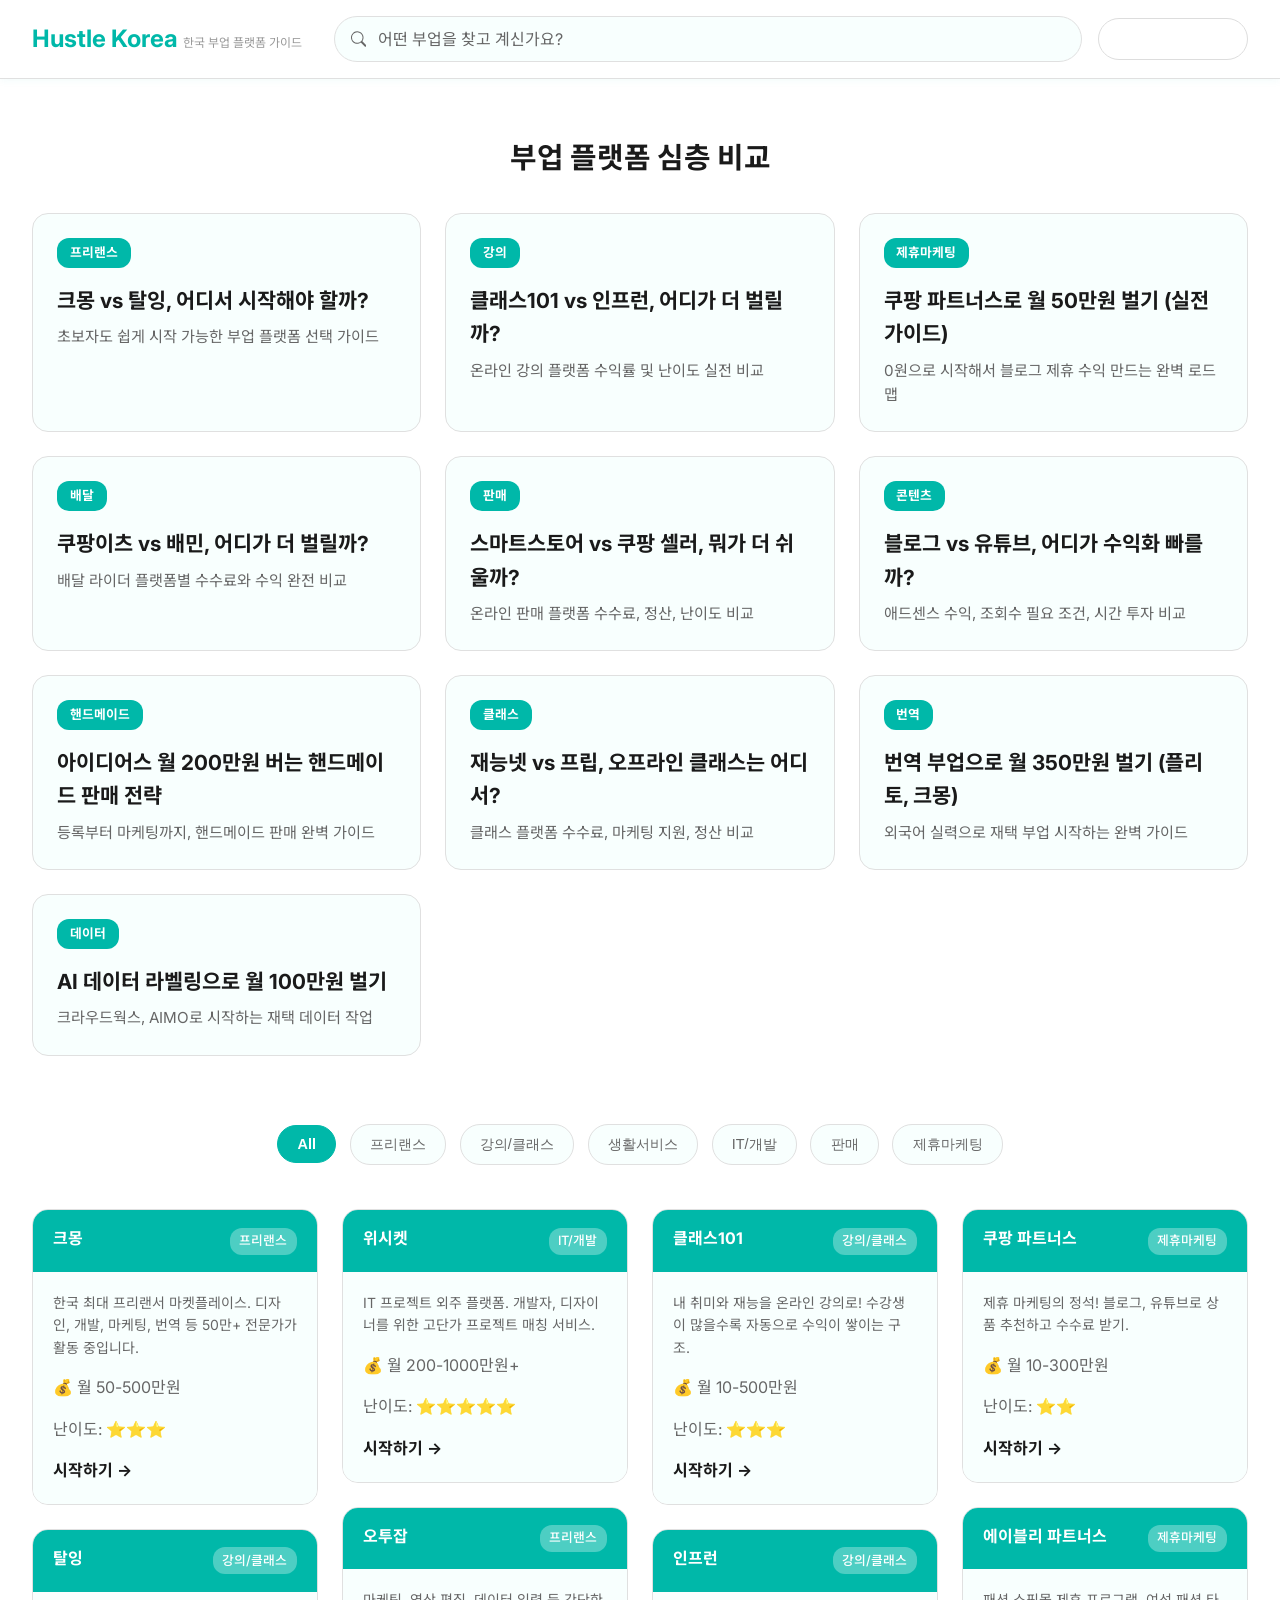
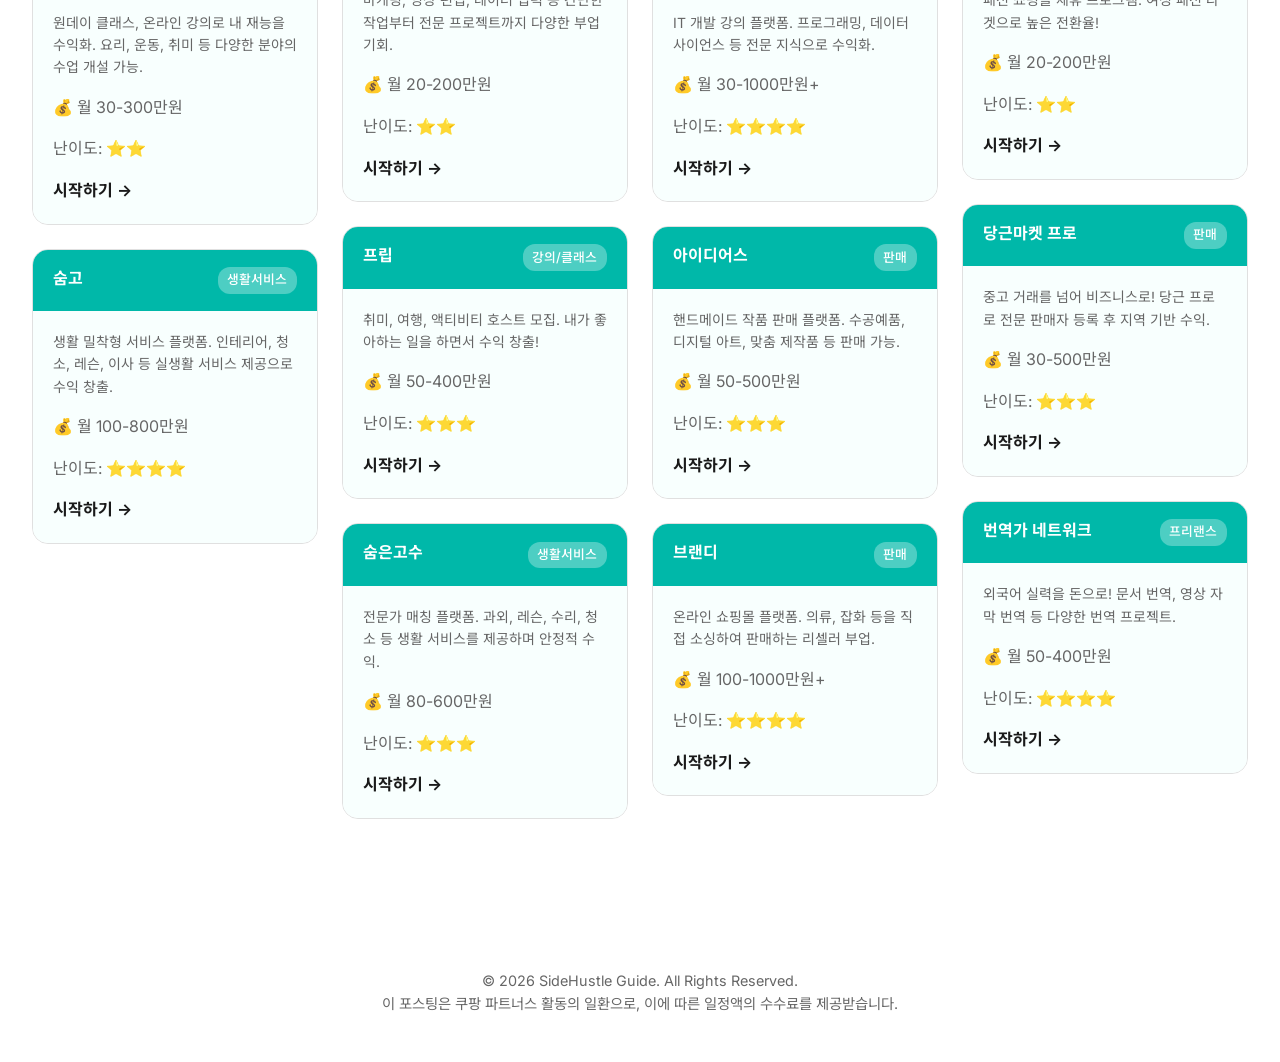
<file: index.html>
<!DOCTYPE html>
<html lang="ko">
<head>
    <meta charset="UTF-8">
    <meta name="viewport" content="width=device-width, initial-scale=1.0, maximum-scale=5.0, user-scalable=yes">
    <meta name="mobile-web-app-capable" content="yes">
    <meta name="apple-mobile-web-app-capable" content="yes">
    <meta name="apple-mobile-web-app-status-bar-style" content="default">
    <meta name="format-detection" content="telephone=no">
    <title>Hustle Korea | 한국 부업 플랫폼 가이드</title>
    <meta name="description" content="크몽, 탈잉, 숨고 등 한국 최고의 부업 플랫폼 비교. 프리랜서, 강의, 제휴마케팅으로 월 100만원+ 수익 창출하세요!">
    <meta name="keywords" content="hustle korea, 부업, 부업 추천, 크몽, 탈잉, 숨고, 투잡, 프리랜서, 재택 부업, N잡러, 사이드허슬">
    <meta name="author" content="Hustle Korea">
    <meta name="robots" content="index, follow">
    <link rel="icon" href="https://storage.googleapis.com/gemini-prod/images/sidehustle_favicon.png">
    <link rel="alternate" hreflang="ko" href="https://jucocoro.github.io/korean-sidehustle-platforms/" />
    <link rel="alternate" hreflang="en" href="https://jucocoro.github.io/korean-sidehustle-platforms/" />
    <link rel="alternate" hreflang="x-default" href="https://jucocoro.github.io/korean-sidehustle-platforms/" />
    
    <link rel="preconnect" href="https://fonts.googleapis.com">
    <link rel="preconnect" href="https://fonts.gstatic.com" crossorigin>
    <link href="https://fonts.googleapis.com/css2?family=Inter:wght@400;500;700&family=Noto+Sans+KR:wght@400;500;700&display=swap" rel="stylesheet">

    <link rel="stylesheet" href="css/style.css">
    <link rel="canonical" href="https://jucocoro.github.io/korean-sidehustle-platforms/">
    
    <script type="text/javascript">
    function googleTranslateElementInit() {
        new google.translate.TranslateElement({
            pageLanguage: 'ko',
            includedLanguages: 'ko,en,ja,zh-CN,zh-TW,es,fr,de,ru,pt,vi,th,id',
            layout: google.translate.TranslateElement.InlineLayout.SIMPLE,
            autoDisplay: false
        }, 'google_translate_element');
    }
    </script>
    <script type="text/javascript" src="https://translate.google.com/translate_a/element.js?cb=googleTranslateElementInit"></script>
    
    <!-- Open Graph / Facebook -->
    <meta property="og:type" content="website">
    <meta property="og:url" content="https://jucocoro.github.io/korean-sidehustle-platforms/">
    <meta property="og:title" content="Hustle Korea | 한국 부업 플랫폼 가이드">
    <meta property="og:description" content="크몽, 탈잉, 숨고 등 한국 최고의 부업 플랫폼 비교. 프리랜서, 강의, 제휴마케팅으로 월 100만원+ 수익 창출하세요!">
    <meta property="og:image" content="https://storage.googleapis.com/gemini-prod/images/sidehustle_favicon.png">

    <!-- Twitter -->
    <meta property="twitter:card" content="summary_large_image">
    <meta property="twitter:url" content="https://jucocoro.github.io/korean-sidehustle-platforms/">
    <meta property="twitter:title" content="Hustle Korea | 한국 부업 플랫폼 가이드">
    <meta property="twitter:description" content="크몽, 탈잉, 숨고 등 한국 최고의 부업 플랫폼 비교. 프리랜서, 강의, 제휴마케팅으로 월 100만원+ 수익 창출하세요!">
    <meta property="twitter:image" content="https://storage.googleapis.com/gemini-prod/images/sidehustle_favicon.png">
</head>
<body>
    <header class="site-header">
        <div class="header-container">
            <div class="logo">Hustle Korea <span style="font-size: 0.5em; color: #999; font-weight: 400;">한국 부업 플랫폼 가이드</span></div>
            <div class="search-bar">
                <svg xmlns="http://www.w3.org/2000/svg" width="16" height="16" fill="currentColor" class="bi bi-search" viewBox="0 0 16 16"><path d="M11.742 10.344a6.5 6.5 0 1 0-1.397 1.398h-.001c.03.04.062.078.098.115l3.85 3.85a1 1 0 0 0 1.415-1.414l-3.85-3.85a1.007 1.007 0 0 0-.115-.1zM12 6.5a5.5 5.5 0 1 1-11 0 5.5 5.5 0 0 1 11 0z"/></svg>
                <input type="text" id="searchInput" placeholder="어떤 부업을 찾고 계신가요?">
            </div>
            <div id="google_translate_element"></div>
        </div>
    </header>

    <main>
        <section class="featured-reports">
            <h2 class="section-title">부업 플랫폼 심층 비교</h2>
            <div class="report-cards-container">
                <a href="comparison-kmong-taling.html" class="report-card">
                    <div class="report-card-content">
                        <span class="report-tag">프리랜스</span>
                        <h3>크몽 vs 탈잉, 어디서 시작해야 할까?</h3>
                        <p>초보자도 쉽게 시작 가능한 부업 플랫폼 선택 가이드</p>
                    </div>
                </a>
                <a href="comparison-class-platforms.html" class="report-card">
                    <div class="report-card-content">
                        <span class="report-tag">강의</span>
                        <h3>클래스101 vs 인프런, 어디가 더 벌릴까?</h3>
                        <p>온라인 강의 플랫폼 수익률 및 난이도 실전 비교</p>
                    </div>
                </a>
                <a href="guide-affiliate-marketing.html" class="report-card">
                    <div class="report-card-content">
                        <span class="report-tag">제휴마케팅</span>
                        <h3>쿠팡 파트너스로 월 50만원 벌기 (실전 가이드)</h3>
                        <p>0원으로 시작해서 블로그 제휴 수익 만드는 완벽 로드맵</p>
                    </div>
                </a>
                <a href="comparison-delivery-rider.html" class="report-card">
                    <div class="report-card-content">
                        <span class="report-tag">배달</span>
                        <h3>쿠팡이츠 vs 배민, 어디가 더 벌릴까?</h3>
                        <p>배달 라이더 플랫폼별 수수료와 수익 완전 비교</p>
                    </div>
                </a>
                <a href="comparison-smartstore-coupang.html" class="report-card">
                    <div class="report-card-content">
                        <span class="report-tag">판매</span>
                        <h3>스마트스토어 vs 쿠팡 셀러, 뭐가 더 쉬울까?</h3>
                        <p>온라인 판매 플랫폼 수수료, 정산, 난이도 비교</p>
                    </div>
                </a>
                <a href="comparison-blog-youtube.html" class="report-card">
                    <div class="report-card-content">
                        <span class="report-tag">콘텐츠</span>
                        <h3>블로그 vs 유튜브, 어디가 수익화 빠를까?</h3>
                        <p>애드센스 수익, 조회수 필요 조건, 시간 투자 비교</p>
                    </div>
                </a>
                <a href="guide-idus-handmade.html" class="report-card">
                    <div class="report-card-content">
                        <span class="report-tag">핸드메이드</span>
                        <h3>아이디어스 월 200만원 버는 핸드메이드 판매 전략</h3>
                        <p>등록부터 마케팅까지, 핸드메이드 판매 완벽 가이드</p>
                    </div>
                </a>
                <a href="comparison-jaenung-frip.html" class="report-card">
                    <div class="report-card-content">
                        <span class="report-tag">클래스</span>
                        <h3>재능넷 vs 프립, 오프라인 클래스는 어디서?</h3>
                        <p>클래스 플랫폼 수수료, 마케팅 지원, 정산 비교</p>
                    </div>
                </a>
                <a href="guide-translation-job.html" class="report-card">
                    <div class="report-card-content">
                        <span class="report-tag">번역</span>
                        <h3>번역 부업으로 월 350만원 벌기 (플리토, 크몽)</h3>
                        <p>외국어 실력으로 재택 부업 시작하는 완벽 가이드</p>
                    </div>
                </a>
                <a href="guide-data-labeling.html" class="report-card">
                    <div class="report-card-content">
                        <span class="report-tag">데이터</span>
                        <h3>AI 데이터 라벨링으로 월 100만원 벌기</h3>
                        <p>크라우드웍스, AIMO로 시작하는 재택 데이터 작업</p>
                    </div>
                </a>
            </div>
        </section>

        <div class="filter-container">
            <button class="filter-btn active" data-category="all">All</button>
            <button class="filter-btn" data-category="freelance">프리랜스</button>
            <button class="filter-btn" data-category="teaching">강의/클래스</button>
            <button class="filter-btn" data-category="service">생활서비스</button>
            <button class="filter-btn" data-category="dev">IT/개발</button>
            <button class="filter-btn" data-category="selling">판매</button>
            <button class="filter-btn" data-category="affiliate">제휴마케팅</button>
        </div>
        <div id="platform-grid" class="masonry-grid">
            <!-- 플랫폼 카드가 여기에 동적으로 추가됩니다. -->
        </div>
    </main>

    <footer class="site-footer-bottom">
        <p>&copy; 2026 SideHustle Guide. All Rights Reserved.<br>이 포스팅은 쿠팡 파트너스 활동의 일환으로, 이에 따른 일정액의 수수료를 제공받습니다.</p>
    </footer>

    <script src="js/data.js"></script>
    <script src="js/main.js"></script>
</body>
</html>
</file>
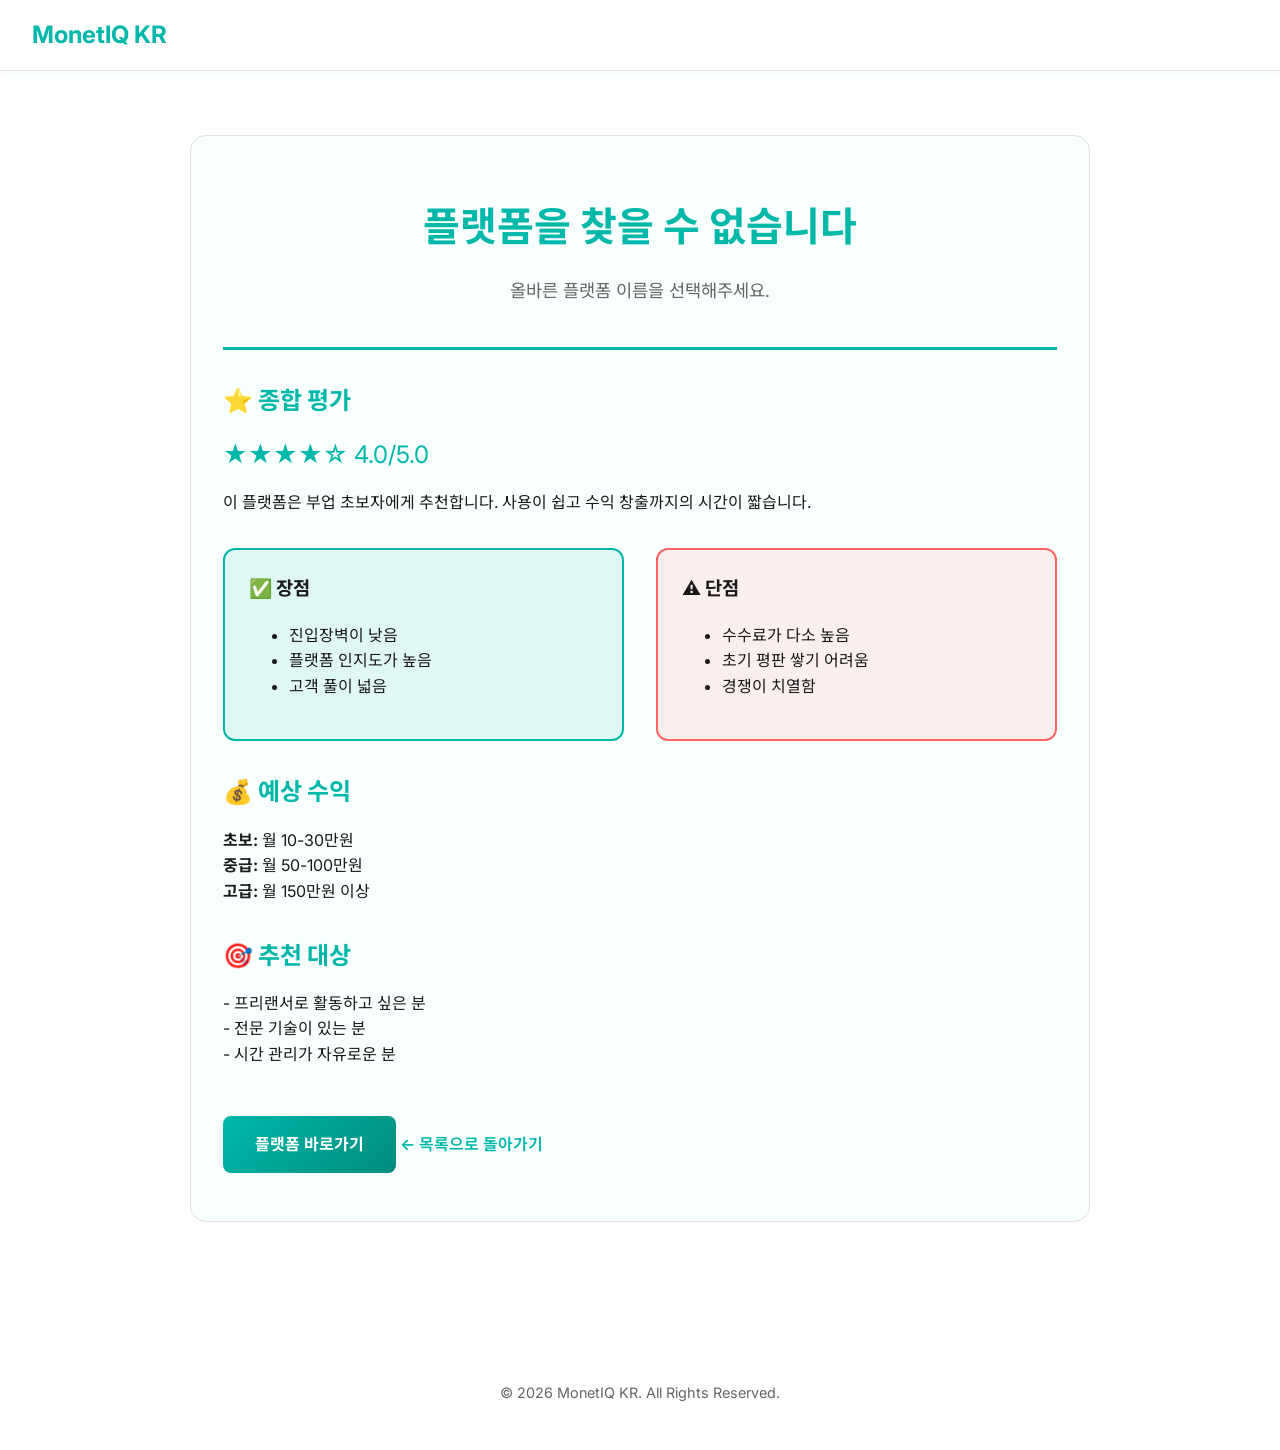
<file: review.html>
<!DOCTYPE html>
<html lang="ko">
<head>
    <meta charset="UTF-8">
    <meta name="viewport" content="width=device-width, initial-scale=1.0">
    <title>플랫폼 리뷰 | MonetIQ KR</title>
    <link rel="stylesheet" href="css/style.css">
    <style>
        .review-container {
            max-width: 900px;
            margin: 2rem auto;
            padding: 2rem;
            background: var(--card-bg-color);
            border-radius: 16px;
            border: 1px solid var(--border-color);
        }
        .platform-header {
            text-align: center;
            margin-bottom: 2rem;
            padding-bottom: 1.5rem;
            border-bottom: 3px solid var(--accent-color);
        }
        .platform-name {
            font-size: 2.5rem;
            font-weight: 700;
            color: var(--accent-color);
            margin-bottom: 0.5rem;
        }
        .platform-description {
            font-size: 1.1rem;
            color: var(--text-color-secondary);
        }
        .review-section {
            margin: 2rem 0;
        }
        .review-section h2 {
            color: var(--accent-color);
            margin-bottom: 1rem;
        }
        .rating-stars {
            color: var(--accent-color);
            font-size: 1.5rem;
            margin: 1rem 0;
        }
        .pros-cons {
            display: grid;
            grid-template-columns: 1fr 1fr;
            gap: 2rem;
            margin: 2rem 0;
        }
        .pros, .cons {
            padding: 1.5rem;
            border-radius: 12px;
        }
        .pros {
            background: rgba(0, 184, 169, 0.1);
            border: 2px solid var(--accent-color);
        }
        .cons {
            background: rgba(255, 100, 100, 0.1);
            border: 2px solid #ff6464;
        }
        .pros h3, .cons h3 {
            margin-top: 0;
        }
        .cta-button {
            display: inline-block;
            background: linear-gradient(135deg, var(--accent-color), var(--accent-hover));
            color: #ffffff;
            padding: 1rem 2rem;
            border-radius: 8px;
            text-decoration: none;
            font-weight: 700;
            margin: 1rem 0;
        }
        .back-link {
            display: inline-block;
            margin-top: 2rem;
            color: var(--accent-color);
            text-decoration: none;
            font-weight: 600;
        }
    </style>
</head>
<body>
    <header class="site-header">
        <div class="header-container">
            <div class="logo">MonetIQ KR</div>
        </div>
    </header>

    <main>
        <div class="review-container">
            <div class="platform-header">
                <h1 class="platform-name" id="platformName">플랫폼 리뷰</h1>
                <p class="platform-description" id="platformDesc">플랫폼에 대한 상세 리뷰입니다.</p>
            </div>

            <div class="review-section">
                <h2>⭐ 종합 평가</h2>
                <div class="rating-stars">★★★★☆ 4.0/5.0</div>
                <p id="overallReview">이 플랫폼은 부업 초보자에게 추천합니다. 사용이 쉽고 수익 창출까지의 시간이 짧습니다.</p>
            </div>

            <div class="pros-cons">
                <div class="pros">
                    <h3>✅ 장점</h3>
                    <ul id="prosList">
                        <li>진입장벽이 낮음</li>
                        <li>플랫폼 인지도가 높음</li>
                        <li>고객 풀이 넓음</li>
                    </ul>
                </div>
                <div class="cons">
                    <h3>⚠️ 단점</h3>
                    <ul id="consList">
                        <li>수수료가 다소 높음</li>
                        <li>초기 평판 쌓기 어려움</li>
                        <li>경쟁이 치열함</li>
                    </ul>
                </div>
            </div>

            <div class="review-section">
                <h2>💰 예상 수익</h2>
                <p id="earningsInfo">
                    <strong>초보:</strong> 월 10-30만원<br>
                    <strong>중급:</strong> 월 50-100만원<br>
                    <strong>고급:</strong> 월 150만원 이상
                </p>
            </div>

            <div class="review-section">
                <h2>🎯 추천 대상</h2>
                <p id="targetAudience">
                    - 프리랜서로 활동하고 싶은 분<br>
                    - 전문 기술이 있는 분<br>
                    - 시간 관리가 자유로운 분
                </p>
            </div>

            <a href="#" class="cta-button" id="platformLink">플랫폼 바로가기</a>

            <a href="index.html" class="back-link">← 목록으로 돌아가기</a>
        </div>
    </main>

    <footer class="site-footer-bottom">
        <p>&copy; 2026 MonetIQ KR. All Rights Reserved.</p>
    </footer>

    <script>
        // URL에서 platform 파라미터 가져오기
        const urlParams = new URLSearchParams(window.location.search);
        const platform = urlParams.get('platform');

        // 플랫폼 데이터
        const platformData = {
            '크몽': {
                name: '크몽 (Kmong)',
                desc: '디자인, 개발, 마케팅 등 전문 프리랜서 플랫폼',
                rating: '★★★★☆ 4.2/5.0',
                review: '크몽은 국내 최대 프리랜서 플랫폼입니다. IT, 디자인 전문가에게 추천합니다.',
                pros: ['높은 단가', '다양한 카테고리', '안정적인 결제 시스템'],
                cons: ['20% 수수료', '초기 신뢰도 쌓기 어려움', '전문성 필요'],
                earnings: '<strong>초보:</strong> 월 30-50만원<br><strong>중급:</strong> 월 100-200만원<br><strong>고급:</strong> 월 300만원 이상',
                target: '- IT/디자인 전문가<br>- 재택근무 원하는 분<br>- 포트폴리오 보유자',
                link: 'https://kmong.com'
            },
            '탈잉': {
                name: '탈잉 (Taling)',
                desc: '1:1 레슨, 그룹 수업 중심의 강의 플랫폼',
                rating: '★★★★☆ 4.0/5.0',
                review: '탈잉은 오프라인 수업에 강점이 있습니다. 사람과의 직접 소통을 좋아한다면 추천합니다.',
                pros: ['자격증 없어도 가능', '재수강 고객 확보 쉬움', '지역 커뮤니티 형성'],
                cons: ['오프라인 이동 필요', '시간 투자 많음', '수수료 20-25%'],
                earnings: '<strong>초보:</strong> 월 20-40만원<br><strong>중급:</strong> 월 80-150만원<br><strong>고급:</strong> 월 200만원 이상',
                target: '- 강의 경험이 있는 분<br>- 취미를 수익화하고 싶은 분<br>- 오프라인 활동 선호',
                link: 'https://taling.me'
            },
            '위시켓': {
                name: '위시켓 (Wishket)',
                desc: 'IT 프로젝트 아웃소싱 전문 플랫폼',
                rating: '★★★★★ 4.5/5.0',
                review: '위시켓은 고단가 IT 프로젝트가 많습니다. 개발자에게 최적화된 플랫폼입니다.',
                pros: ['높은 프로젝트 단가', 'IT 전문 플랫폼', '장기 계약 가능'],
                cons: ['높은 진입장벽', '전문성 필수', '경쟁 치열'],
                earnings: '<strong>초보:</strong> 월 100-200만원<br><strong>중급:</strong> 월 300-500만원<br><strong>고급:</strong> 월 700만원 이상',
                target: '- 웹/앱 개발자<br>- 프로젝트 경험 풍부한 분<br>- 프리랜서 경력자',
                link: 'https://www.wishket.com'
            }
        };

        // 플랫폼 데이터 표시
        if (platform && platformData[platform]) {
            const data = platformData[platform];
            document.getElementById('platformName').textContent = data.name;
            document.getElementById('platformDesc').textContent = data.desc;
            document.querySelector('.rating-stars').textContent = data.rating;
            document.getElementById('overallReview').textContent = data.review;
            
            document.getElementById('prosList').innerHTML = data.pros.map(p => `<li>${p}</li>`).join('');
            document.getElementById('consList').innerHTML = data.cons.map(c => `<li>${c}</li>`).join('');
            
            document.getElementById('earningsInfo').innerHTML = data.earnings;
            document.getElementById('targetAudience').innerHTML = data.target;
            document.getElementById('platformLink').href = data.link;
        } else {
            document.getElementById('platformName').textContent = '플랫폼을 찾을 수 없습니다';
            document.getElementById('platformDesc').textContent = '올바른 플랫폼 이름을 선택해주세요.';
        }
    </script>
</body>
</html>
</file>
<file: css/style.css>
@import url('https://fonts.googleapis.com/css2?family=Inter:wght@400;500;700&family=Noto+Sans+KR:wght@400;500;700&display=swap');

:root {
    --background-color: #ffffff;
    --card-bg-color: #f8fffe;
    --text-color: #1a1a1a;
    --text-color-secondary: #666666;
    --border-color: #e0e0e0;
    --accent-color: #00b8a9;
    --accent-hover: #008c7f;
    --font-family-main: 'Inter', 'Noto Sans KR', sans-serif;
}

* {
    box-sizing: border-box;
}

body {
    font-family: var(--font-family-main);
    margin: 0;
    background-color: var(--background-color);
    color: var(--text-color);
    line-height: 1.6;
}

.site-header {
    background-color: rgba(255, 255, 255, 0.95);
    backdrop-filter: blur(10px);
    padding: 1rem 2rem;
    position: sticky;
    top: 0;
    z-index: 100;
    border-bottom: 1px solid var(--border-color);
    box-shadow: 0 2px 8px rgba(0, 184, 169, 0.05);
}

.header-container {
    display: flex;
    align-items: center;
    max-width: 1600px;
    margin: 0 auto;
}

.logo {
    font-size: 1.5rem;
    font-weight: 700;
    margin-right: 2rem;
    color: var(--accent-color);
}

#google_translate_element {
    margin-left: 1rem;
}

#google_translate_element .goog-te-gadget {
    font-family: var(--font-family-main);
    font-size: 0.9rem;
}

#google_translate_element .goog-te-gadget-simple {
    background-color: var(--card-bg-color);
    border: 1px solid var(--border-color);
    padding: 0.5rem 1rem;
    border-radius: 20px;
    font-size: 0.85rem;
}

#google_translate_element .goog-te-gadget-simple:hover {
    background-color: var(--accent-color);
    color: white;
}

.goog-te-banner-frame {
    display: none !important;
}

body {
    top: 0 !important;
}

.search-bar {
    flex-grow: 1;
    display: flex;
    align-items: center;
    background-color: var(--card-bg-color);
    border-radius: 25px;
    padding: 0 1rem;
    border: 1px solid var(--border-color);
}

.search-bar svg {
    color: var(--text-color-secondary);
    margin-right: 0.75rem;
}

#searchInput {
    width: 100%;
    padding: 0.75rem 0;
    font-size: 1rem;
    font-family: var(--font-family-main);
    border: none;
    background-color: transparent;
    color: var(--text-color);
}

#searchInput:focus {
    outline: none;
}

#searchInput::placeholder {
    color: var(--text-color-secondary);
}

main {
    padding: 2rem;
    max-width: 1600px;
    margin: 0 auto;
}

.filter-container {
    text-align: center;
    margin-bottom: 2.5rem;
}

.filter-btn {
    background-color: var(--card-bg-color);
    color: var(--text-color-secondary);
    border: 1px solid var(--border-color);
    padding: 0.6rem 1.2rem;
    margin: 0.3rem;
    border-radius: 20px;
    cursor: pointer;
    font-size: 0.9rem;
    font-weight: 500;
    transition: all 0.2s ease-in-out;
}

.filter-btn:hover {
    background-color: #3a3a3a;
    color: var(--text-color);
}

.filter-btn.active {
    background-color: var(--accent-color);
    color: #ffffff;
    border-color: var(--accent-color);
    font-weight: 700;
}

.masonry-grid {
    column-count: 5;
    column-gap: 1.5rem;
}

.masonry-item {
    break-inside: avoid;
    margin-bottom: 1.5rem;
    display: inline-block;
    width: 100%;
}

.tool-card-link {
    text-decoration: none;
    color: inherit;
    display: block;
}

.tool-card {
    border-radius: 16px;
    overflow: hidden;
    transition: transform 0.2s ease, box-shadow 0.2s ease;
    width: 100%;
    border: 1px solid var(--border-color);
}

.tool-card:hover {
    transform: translateY(-5px);
    box-shadow: 0 8px 25px rgba(0, 184, 169, 0.2);
}

.card-header {
    background-color: var(--accent-color);
    color: #ffffff;
    padding: 1rem 1.25rem;
    display: flex;
    justify-content: space-between;
    align-items: center;
}

.tool-name {
    font-size: 1.2rem;
    font-weight: 700;
    margin: 0;
}

.card-category {
    background-color: rgba(255, 255, 255, 0.3);
    padding: 0.2rem 0.6rem;
    border-radius: 12px;
    font-size: 0.8rem;
    font-weight: 500;
    color: #ffffff;
}

.card-content {
    background-color: var(--card-bg-color);
    padding: 1.25rem;
    color: var(--text-color-secondary);
}

.tool-description {
    margin: 0 0 1rem 0;
    font-size: 0.95rem;
    display: -webkit-box;
    -webkit-line-clamp: 3;
    -webkit-box-orient: vertical;  
    overflow: hidden;
}

.review-link {
    font-weight: 700;
    color: var(--text-color);
    transition: color 0.2s ease;
}

.tool-card:hover .review-link {
    color: var(--accent-color);
}

.no-results {
    color: var(--text-color-secondary);
    text-align: center;
    width: 100%;
    grid-column: 1 / -1;
}

/* Responsive adjustments */
@media (max-width: 1400px) {
    .masonry-grid { column-count: 4; }
}

@media (max-width: 1100px) {
    .masonry-grid { column-count: 3; }
}

@media (max-width: 800px) {
    .masonry-grid { column-count: 2; }
    .header-container { flex-direction: column; align-items: stretch; }
    .logo { margin-bottom: 1rem; text-align: center; }
}

@media (max-width: 500px) {
    .masonry-grid { column-count: 1; }
    main { padding: 1rem; }
    .site-header { padding: 1rem; }
}

.tool-info {
    min-width: 0;
}

.tool-name {
    font-size: 1rem;
    font-weight: 700;
    margin: 0 0 0.25rem;
    white-space: nowrap;
    overflow: hidden;
    text-overflow: ellipsis;
}

.tool-description {
    font-size: 0.875rem;
    color: var(--text-color-secondary);
    margin: 0;
}

.site-footer-bottom {
    text-align: center;
    padding: 2rem 1rem;
    margin-top: 3rem;
    color: var(--text-color-secondary);
    font-size: 0.9rem;
}

/* Featured Reports Section */
.featured-reports {
    margin-bottom: 4rem;
}

.section-title {
    font-size: 1.8rem;
    font-weight: 700;
    text-align: center;
    margin-bottom: 2rem;
    color: var(--text-color);
}

.report-cards-container {
    display: grid;
    grid-template-columns: repeat(auto-fit, minmax(300px, 1fr));
    gap: 1.5rem;
}

.report-card {
    background-color: var(--card-bg-color);
    border-radius: 16px;
    text-decoration: none;
    color: inherit;
    overflow: hidden;
    transition: transform 0.3s ease, box-shadow 0.3s ease;
    border: 1px solid var(--border-color);
}

.report-card:hover {
    transform: translateY(-8px);
    box-shadow: 0 12px 30px rgba(0, 184, 169, 0.25);
}

.report-card-content {
    padding: 1.5rem;
}

.report-tag {
    display: inline-block;
    background-color: var(--accent-color);
    color: #ffffff;
    padding: 0.3rem 0.8rem;
    border-radius: 12px;
    font-size: 0.8rem;
    font-weight: 700;
    margin-bottom: 1rem;
}

.report-card h3 {
    font-size: 1.3rem;
    font-weight: 700;
    margin: 0 0 0.5rem 0;
    color: var(--text-color);
}

.report-card p {
    font-size: 0.95rem;
    color: var(--text-color-secondary);
    margin: 0;
}

.no-results {
    color: var(--text-color-secondary);
    text-align: center;
    width: 100%;
    grid-column: 1 / -1;
}

@media (max-width: 1200px) {
    .masonry-grid { column-count: 4; }
}
@media (max-width: 992px) {
    .masonry-grid { column-count: 3; }
}
@media (max-width: 768px) {
    .masonry-grid { column-count: 2; }
    .site-header { padding: 1rem; }
    main { padding: 1rem; }
}
@media (max-width: 576px) {
    .masonry-grid { column-count: 1; }
    .header-container { flex-direction: column; gap: 1rem; }
}

/* Google Translate 위젯 스타일 커스터마이징 */
#google_translate_element {
    background: #ffffff;
    border: 1px solid #ddd;
    border-radius: 25px;
    padding: 0.6rem 1rem;
    margin-left: 1rem;
    height: 42px;
    display: flex;
    align-items: center;
    flex-shrink: 0;
    min-width: 150px;
}

.goog-te-gadget {
    font-family: 'Inter', 'Noto Sans KR', sans-serif !important;
    color: #1a1a1a !important;
    line-height: 1 !important;
    font-size: 14px !important;
}

.goog-te-gadget-simple {
    background-color: transparent !important;
    border: none !important;
    padding: 0 !important;
    font-size: 0.9rem !important;
    color: #1a1a1a !important;
    display: flex !important;
    align-items: center !important;
    height: 100% !important;
}

.goog-te-gadget-simple a {
    color: #1a1a1a !important;
    text-decoration: none !important;
}

.goog-te-gadget-simple .goog-te-menu-value {
    color: #1a1a1a !important;
}

.goog-te-gadget-simple .goog-te-menu-value span {
    color: #1a1a1a !important;
    border: none !important;
}

.goog-te-gadget-simple img {
    display: inline-block !important;
    margin-right: 5px !important;
    filter: brightness(0) !important;
}

#google_translate_element .goog-te-gadget-simple {
    color: #1a1a1a !important;
}

#google_translate_element .goog-te-gadget-simple span {
    color: #1a1a1a !important;
}

#google_translate_element select.goog-te-combo {
    background-color: #ffffff !important;
    border: 1px solid #ddd !important;
    border-radius: 12px !important;
    color: #1a1a1a !important;
    padding: 5px 10px !important;
    font-family: 'Inter', 'Noto Sans KR', sans-serif !important;
}

#google_translate_element select.goog-te-combo option {
    background-color: #ffffff !important;
    color: #1a1a1a !important;
}

.goog-te-gadget-simple .goog-te-menu-value span:first-child {
    color: #ffffff !important;
}

.goog-te-gadget-simple .goog-te-menu-value span:hover {
    color: #007bff !important;
}

.goog-te-gadget-icon {
    display: none !important;
}

.goog-te-menu-value {
    color: #ffffff !important;
}

.goog-te-menu-value:before {
    font-family: 'Inter', 'Noto Sans KR', sans-serif !important;
    content: '🌐 ' !important;
    color: #ffffff !important;
}

/* Google Translate 드롭다운 메뉴 스타일 */
.goog-te-menu2 {
    background-color: #2c2c2c !important;
    border: 1px solid #444 !important;
    border-radius: 8px !important;
    box-shadow: 0 4px 12px rgba(0,0,0,0.5) !important;
    max-height: 400px !important;
    overflow-y: auto !important;
}

.goog-te-menu2-item {
    color: #f0f0f0 !important;
    padding: 8px 16px !important;
    font-size: 14px !important;
}

.goog-te-menu2-item:hover {
    background-color: #007bff !important;
    color: #ffffff !important;
}

.goog-te-menu2-item-selected {
    background-color: #444 !important;
}

/* Google Translate 배너 숨기기 */
.goog-te-banner-frame {
    display: none !important;
}

body {
    top: 0 !important;
}
</file>
